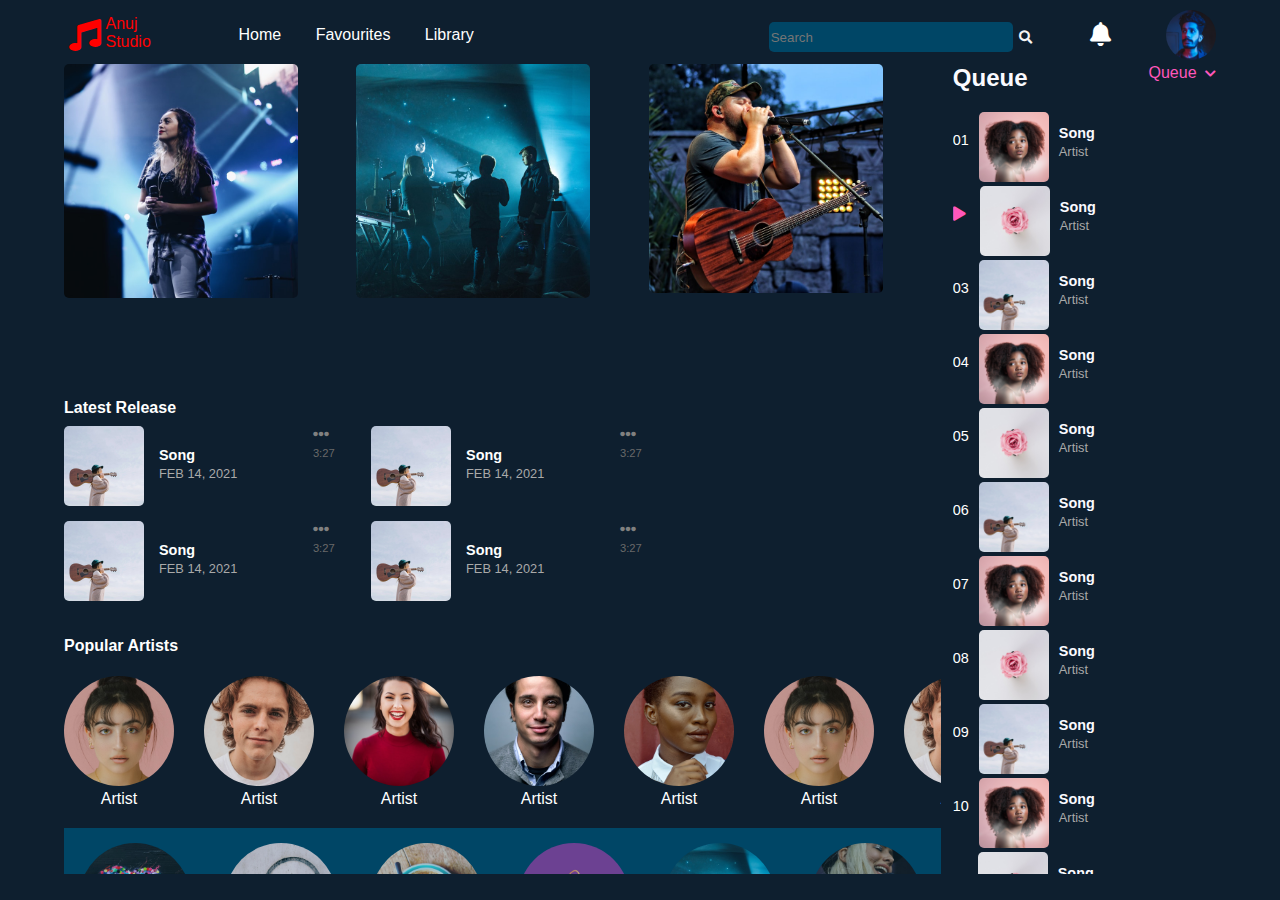
<file: index.html>
<!DOCTYPE html>
<html>
<head>
	<meta charset="utf-8">
	<title>Anuj Studio: Home</title>

	<link rel="stylesheet" href="https://cdnjs.cloudflare.com/ajax/libs/font-awesome/5.15.3/css/all.min.css">

	<link rel="stylesheet" type="text/css" href="assets/style.css">
</head>
<body>

<header>
<div class="header-container">

<div class="logo">
	<i class="fas fa-music fa-2x in-block"></i>
	<a class="in-block">Anuj <br> Studio</a>
</div>

<nav>
	<ul class="horizontal-list font-all">
		<li><a id="home" href="#">Home</a></li>
		<li><a id="favourites" href="#">Favourites</a></li>
		<li><a id="library" href="#">Library</a></li>
	</ul>
</nav>

<div class="search-bar">
	<form class="search-bar-form">
		<input class="search-bar-input" type="text" name="search" placeholder="Search">
		<button type="submit"><i class="fas fa-search"></i></button>
	</form>
</div>

<div class="notification">
	<i class="fas fa-bell bell-noti"></i>
</div>

<div class="profile-image">
	<a href=""><img id="profile-photo" src="assets/profile.jpg"></a>
</div>

</div>
</header>

<div class="main-section">

	<!-- Carousel --------------- -->
	
	<section class="explore-section remove-scrollbar">

		<!-- <div class="carausel-top"> -->
			<div class="carousel-div">
			<ul class="carousel-top">
				<li><a href=""><img id=img-1 src="assets/img-1.jpg"></a></li>
				<li><a href=""><img id="img-2" src="assets/img-2.jpg"></a></li>
				<li><a href=""><img id="img-3" src="assets/img-4.jpg"></a></li>
			</ul>
			</div>


		<!-- Latest Release --------------- -->

		<div class="latest-release">
			<div> <h4 class="font-all">Latest Release</h4></div>

			<div class="latest-release-container">

			<div class="album-artist">
				<div class="album-div">
					<a href="#music-player-fixed"><img class="album-img" src="assets/album.jpg"></a>
					<div class="play-button"><a href="#music-player-fixed"><i class="far fa-play-circle"></i></a></div>

					<div class="pause-button"><i class="far fa-pause-circle"></i></div>

				</div>
				
				<div class="album-text">
					<span class="song-name">Song</span> <br>
					<span class="song-date">FEB 14, 2021</span>
				</div>

				<div>
					<div><a href="#song-menu"><i class="fas fa-ellipsis-h"></i></a></div>
					<div class="song-duration">3:27</div>
				</div>

				<a href="#"><div id="song-menu">
					
					<div> <i class="fas fa-play"></i> Play Now</div>

					<div class="divider"></div>

					<div> <i class="fas fa-plus"></i> Add To Queue</div>

					<div class="divider"></div>

					<div> <i class="fas fa-bars"></i>Add To Favourites</div>

					<div class="divider"></div>

					<div> <i class="fas fa-info-circle"></i>Get Info</div>

				</div></a>

			</div>


			<!-- Duplicates -->


			<div class="album-artist">
				<div class="album-div">
					<a href="#music-player-fixed"><img class="album-img" src="assets/album.jpg"></a>
					<div class="play-button"><a href="#music-player-fixed"><i class="far fa-play-circle"></i></a></div>

					<div class="pause-button"><i class="far fa-pause-circle"></i></div>

				</div>
				
				<div class="album-text">
					<span class="song-name">Song</span> <br>
					<span class="song-date">FEB 14, 2021</span>
				</div>

				<div>
					<div><a href="#song-menu2"><i class="fas fa-ellipsis-h"></i></a></div>
					<div class="song-duration">3:27</div>
				</div>

				<a href="#"><div id="song-menu2">
					<div> <i class="fas fa-play"></i>Play Now</div>

					<div class="divider"></div>

					<div> <i class="fas fa-plus"></i>Add To Queue</div>

					<div class="divider"></div>

					<div> <i class="fas fa-bars"></i>Add To Favourites</div>

					<div class="divider"></div>

					<div> <i class="fas fa-info-circle"></i>Get Info</div>
				</div></a>

			</div>

			<div class="album-artist">
				<div class="album-div">
					<a href="#music-player-fixed"><img class="album-img" src="assets/album.jpg"></a>
					<div class="play-button"><a href="#music-player-fixed"><i class="far fa-play-circle"></i></a></div>

					<div class="pause-button"><i class="far fa-pause-circle"></i></div>

				</div>
				
				<div class="album-text">
					<span class="song-name">Song</span> <br>
					<span class="song-date">FEB 14, 2021</span>
				</div>

				<div>
					<div><a href="#song-menu3"><i class="fas fa-ellipsis-h"></i></a></div>
					<div class="song-duration">3:27</div>
				</div>

				<a href="#"><div id="song-menu3">
					<div> <i class="fas fa-play"></i>Play Now</div>

					<div class="divider"></div>

					<div> <i class="fas fa-plus"></i>Add To Queue</div>

					<div class="divider"></div>

					<div> <i class="fas fa-bars"></i>Add To Favourites</div>

					<div class="divider"></div>

					<div> <i class="fas fa-info-circle"></i>Get Info</div>
				</div></a>

			</div>

			<div class="album-artist">
				<div class="album-div">
					<a href="#music-player-fixed"><img class="album-img" src="assets/album.jpg"></a>
					<div class="play-button"><a href="#music-player-fixed"><i class="far fa-play-circle"></i></a></div>

					<div class="pause-button"><i class="far fa-pause-circle"></i></div>

				</div>
				
				<div class="album-text">
					<span class="song-name">Song</span> <br>
					<span class="song-date">FEB 14, 2021</span>
				</div>

				<div>
					<div><a href="#song-menu4"><i class="fas fa-ellipsis-h"></i></a></div>
					<div class="song-duration">3:27</div>
				</div>

				<a href="#"><div id="song-menu4">
					<div> <i class="fas fa-play"></i>Play Now</div>

					<div class="divider"></div>

					<div> <i class="fas fa-plus"></i>Add To Queue</div>

					<div class="divider"></div>

					<div> <i class="fas fa-bars"></i>Add To Favourites</div>

					<div class="divider"></div>

					<div> <i class="fas fa-info-circle"></i>Get Info</div>
				</div></a>

			</div>

			</div>

		</div>


		<!-- Popular Artists --------------- -->

		<div class="popular-artists">
			<div> <h4 class="font-all">Popular Artists</h4></div>

			<div class="popular-artists-div remove-scrollbar">
				<div class="pop-artist-contrainer">
					<a href="playlist.html"><img src="assets/img-5.jpg"></a>
					<div>
						<span>Artist</span>
					</div>
				</div>

				<div class="pop-artist-contrainer">
					<a href="playlist.html"><img src="assets/img-6.jpg"></a>
					<div>
						<span>Artist</span>
					</div>
				</div>

				<div class="pop-artist-contrainer">
					<a href="playlist.html"><img src="assets/img-7.jpg"></a>
					<div>
						<span>Artist</span>
					</div>
				</div>

				<div class="pop-artist-contrainer">
					<a href="playlist.html"><img src="assets/img-8.jpg"></a>
					<div>
						<span>Artist</span>
					</div>
				</div>

				<div class="pop-artist-contrainer">
					<a href="playlist.html"><img src="assets/img-9.jpg"></a>
					<div>
						<span>Artist</span>
					</div>
				</div>

				<div class="pop-artist-contrainer">
					<a href="playlist.html"><img src="assets/img-5.jpg"></a>
					<div>
						<span>Artist</span>
					</div>
				</div>

				<div class="pop-artist-contrainer">
					<a href="playlist.html"><img src="assets/img-6.jpg"></a>
					<div>
						<span>Artist</span>
					</div>
				</div>
			
			</div>
		</div>


		<!-- Stations --------------- -->

		<div class="stations remove-scrollbar">
			<div class="stations-container">
				<img src="assets/love.jpg">
				<div class="text-center-image"><p>Love</p></div>
			</div>

			<div class="stations-container">
				<img src="assets/retro.jpg">
				<div class="text-center-image"><p>Retro</p></div>
			</div>

			<div class="stations-container">
				<img src="assets/chill.jpg">
				<div class="text-center-image"><p>Chill</p></div>
			</div>

			<div class="stations-container">
				<img src="assets/workout.jpg">
				<div class="text-center-image"><p>Workout</p></div>
			</div>

			<div class="stations-container">
				<img src="assets/img-2.jpg">
				<div class="text-center-image"><p>Rock</p></div>
			</div>

			<div class="stations-container">
				<img src="assets/pop.jpg">
				<div class="text-center-image"><p>Pop</p></div>
			</div>
		</div>


		<!-- Genre --------------- -->

		<div class="genre">
			<div class="genre-container">
				<img src="assets/electronic.jpg">
				<div><p>Party</p></div>
			</div>

			<div class="genre-container">
				<img src="assets/roadtrip.jpg">
				<div><p>Electronic</p></div>
			</div>

			<div class="genre-container">
				<img class="genre-last" src="assets/party.jpg">
				<div><p>Road Trip</p></div>
			</div>
		</div>


		<!-- English Songs -->

		<div class="english-songs">
			<div> <h4 class="font-all">Latest English</h4></div>

			<div class="english-songs-div remove-scrollbar">
				<div class="pop-artist-contrainer">
					<img src="assets/girl.jpg">
					<div>
						<span class="song-name">Song</span> <br>
						<span class="song-date">FEB 14, 2021</span>
					</div>
				</div>

				<div class="pop-artist-contrainer">
					<img src="assets/flower.jpg">
					<div>
						<span class="song-name">Song</span> <br>
						<span class="song-date">FEB 14, 2021</span>
					</div>
				</div>

				<div class="pop-artist-contrainer">
					<img src="assets/album.jpg">
					<div>
						<span class="song-name">Song</span> <br>
						<span class="song-date">FEB 14, 2021</span>
					</div>
				</div>

				<div class="pop-artist-contrainer">
					<img src="assets/girl.jpg">
					<div>
						<span class="song-name">Song</span> <br>
						<span class="song-date">FEB 14, 2021</span>
					</div>
				</div>

				<div class="pop-artist-contrainer">
					<img src="assets/flower.jpg">
					<div>
						<span class="song-name">Song</span> <br>
						<span class="song-date">FEB 14, 2021</span>
					</div>
				</div>

				<div class="pop-artist-contrainer">
					<img src="assets/album.jpg">
					<div>
						<span class="song-name">Song</span> <br>
						<span class="song-date">FEB 14, 2021</span>
					</div>
				</div>

				<div class="pop-artist-contrainer">
					<img src="assets/girl.jpg">
					<div>
						<span class="song-name">Song</span> <br>
						<span class="song-date">FEB 14, 2021</span>
					</div>
				</div>

			</div>


		<!-- Hindi Songs -->

		<div class="english-songs">
			<div> <h4 class="font-all">Latest Hindi</h4></div>

			<div class="english-songs-div remove-scrollbar">
				<div class="pop-artist-contrainer">
					<img src="assets/girl.jpg">
					<div>
						<span class="song-name">Song</span> <br>
						<span class="song-date">FEB 14, 2021</span>
					</div>
				</div>

				<div class="pop-artist-contrainer">
					<img src="assets/flower.jpg">
					<div>
						<span class="song-name">Song</span> <br>
						<span class="song-date">FEB 14, 2021</span>
					</div>
				</div>

				<div class="pop-artist-contrainer">
					<img src="assets/album.jpg">
					<div>
						<span class="song-name">Song</span> <br>
						<span class="song-date">FEB 14, 2021</span>
					</div>
				</div>

				<div class="pop-artist-contrainer">
					<img src="assets/girl.jpg">
					<div>
						<span class="song-name">Song</span> <br>
						<span class="song-date">FEB 14, 2021</span>
					</div>
				</div>

				<div class="pop-artist-contrainer">
					<img src="assets/flower.jpg">
					<div>
						<span class="song-name">Song</span> <br>
						<span class="song-date">FEB 14, 2021</span>
					</div>
				</div>

				<div class="pop-artist-contrainer">
					<img src="assets/album.jpg">
					<div>
						<span class="song-name">Song</span> <br>
						<span class="song-date">FEB 14, 2021</span>
					</div>
				</div>

				<div class="pop-artist-contrainer">
					<img src="assets/girl.jpg">
					<div>
						<span class="song-name">Song</span> <br>
						<span class="song-date">FEB 14, 2021</span>
					</div>
				</div>

			</div>

	</section>


	<!-- Queue --------------- -->

	<section class="queue-section remove-scrollbar">
	
		<div class="queue-section-container">
			
		<div class="queue-heading">
			<div><h2>Queue</h2></div>
			<div class="queue-dropdown">
				<a href="#queue-menu">Queue <span><i class="fas fa-chevron-down"></i></span></a>
				
			</div>
		</div>

		<div id="queue-menu">
			<div><a href="#">Playlists</a></div>
			<div class="divider"></div>
			<div><a href="#">Favourite Songs</a></div>
		</div>

		<div class="album-artist2">
				<div class="queue-div"><span>01</span></div>

				<div><a href=""><img src="assets/girl.jpg"></a></div>
				
				<div class="queue-container">
				<div class="album-text2">
					<span class="song-name">Song</span> <br>
					<span class="song-date">Artist</span>
				</div>

				<div>
					<div class="fav-icon"><i class="far fa-heart"></i></div>
				</div>
				</div>
			</div>

			<div class="album-artist2">
				<div class="queue-div"><i class="fas fa-play"></i></div>

				<div><a href=""><img src="assets/flower.jpg"></a></div>
				
				<div class="queue-container">
				<div class="album-text2">
					<span class="song-name">Song</span> <br>
					<span class="song-date">Artist</span>
				</div>

				<div>
					<div class="fav-icon"><i class="far fa-heart"></i></div>
				</div>
				</div>
			</div>

			<div class="album-artist2">
				<div class="queue-div"><span>03</span></div>

				<div><a href=""><img src="assets/album.jpg"></a></div>
				
				<div class="queue-container">
				<div class="album-text2">
					<span class="song-name">Song</span> <br>
					<span class="song-date">Artist</span>
				</div>

				<div>
					<div class="fav-icon"><i class="fas fa-heart"></i></i></div>
				</div>
				</div>
			</div>

			<div class="album-artist2">
				<div class="queue-div"><span>04</span></div>

				<div><a href=""><img src="assets/girl.jpg"></a></div>
				
				<div class="queue-container">
				<div class="album-text2">
					<span class="song-name">Song</span> <br>
					<span class="song-date">Artist</span>
				</div>

				<div>
					<div class="fav-icon"><i class="far fa-heart"></i></div>
				</div>
				</div>
			</div>

			<div class="album-artist2">
				<div class="queue-div"><span>05</span></div>

				<div><a href=""><img src="assets/flower.jpg"></a></div>
				
				<div class="queue-container">
				<div class="album-text2">
					<span class="song-name">Song</span> <br>
					<span class="song-date">Artist</span>
				</div>

				<div>
					<div class="fav-icon"><i class="fas fa-heart"></i></div>
				</div>
				</div>
			</div>

			<div class="album-artist2">
				<div class="queue-div"><span>06</span></div>

				<div><a href=""><img src="assets/album.jpg"></a></div>
				
				<div class="queue-container">
				<div class="album-text2">
					<span class="song-name">Song</span> <br>
					<span class="song-date">Artist</span>
				</div>

				<div>
					<div class="fav-icon"><i class="far fa-heart"></i></div>
				</div>
				</div>
			</div>

			<div class="album-artist2">
				<div class="queue-div"><span>07</span></div>

				<div><a href=""><img src="assets/girl.jpg"></a></div>
				
				<div class="queue-container">
				<div class="album-text2">
					<span class="song-name">Song</span> <br>
					<span class="song-date">Artist</span>
				</div>

				<div>
					<div class="fav-icon"><i class="far fa-heart"></i></div>
				</div>
				</div>
			</div>

			<div class="album-artist2">
				<div class="queue-div"><span>08</span></div>

				<div><a href=""><img src="assets/flower.jpg"></a></div>
				
				<div class="queue-container">
				<div class="album-text2">
					<span class="song-name">Song</span> <br>
					<span class="song-date">Artist</span>
				</div>

				<div>
					<div class="fav-icon"><i class="far fa-heart"></i></div>
				</div>
				</div>
			</div>

			<div class="album-artist2">
				<div class="queue-div"><span>09</span></div>

				<div><a href=""><img src="assets/album.jpg"></a></div>
				
				<div class="queue-container">
				<div class="album-text2">
					<span class="song-name">Song</span> <br>
					<span class="song-date">Artist</span>
				</div>

				<div>
					<div class="fav-icon"><i class="far fa-heart"></i></div>
				</div>
				</div>
			</div>

			<div class="album-artist2">
				<div class="queue-div"><span>10</span></div>

				<div><a href=""><img src="assets/girl.jpg"></a></div>
				
				<div class="queue-container">
				<div class="album-text2">
					<span class="song-name">Song</span> <br>
					<span class="song-date">Artist</span>
				</div>

				<div>
					<div class="fav-icon"><i class="far fa-heart"></i></div>
				</div>
				</div>
			</div>

			<div class="album-artist2">
				<div class="queue-div"><span>11</span></div>

				<div><a href=""><img src="assets/flower.jpg"></a></div>
				
				<div class="queue-container">
				<div class="album-text2">
					<span class="song-name">Song</span> <br>
					<span class="song-date">Artist</span>
				</div>

				<div>
					<div class="fav-icon"><i class="far fa-heart"></i></div>
				</div>
				</div>
			</div>

			<div class="album-artist2">
				<div class="queue-div"><span>12</span></div>

				<div><a href=""><img src="assets/album.jpg"></a></div>
				
				<div class="queue-container">
				<div class="album-text2">
					<span class="song-name">Song</span> <br>
					<span class="song-date">Artist</span>
				</div>

				<div>
					<div class="fav-icon"><i class="far fa-heart"></i></div>
				</div>
				</div>
			</div>

			<div class="album-artist2">
				<div class="queue-div"><span>13</span></div>

				<div><a href=""><img src="assets/girl.jpg"></a></div>
				
				<div class="queue-container">
				<div class="album-text2">
					<span class="song-name">Song</span> <br>
					<span class="song-date">Artist</span>
				</div>

				<div>
					<div class="fav-icon"><i class="far fa-heart"></i></div>
				</div>
				</div>
			</div>

			<div class="album-artist2">
				<div class="queue-div"><span>14</span></div>

				<div><a href=""><img src="assets/flower.jpg"></a></div>
				
				<div class="queue-container">
				<div class="album-text2">
					<span class="song-name">Song</span> <br>
					<span class="song-date">Artist</span>
				</div>

				<div>
					<div class="fav-icon"><i class="far fa-heart"></i></div>
				</div>
				</div>
			</div>

			<div class="album-artist2">
				<div class="queue-div"><span>15</span></div>

				<div><a href=""><img src="assets/album.jpg"></a></div>
				
				<div class="queue-container">
				<div class="album-text2">
					<span class="song-name">Song</span> <br>
					<span class="song-date">Artist</span>
				</div>

				<div>
					<div class="fav-icon"><i class="far fa-heart"></i></div>
				</div>
				</div>
			</div>

		</div>

	</section>
</div>


<!-- Music Player --------------- -->

	<section id="music-player-fixed" class="music-player">

<!-- Left Panel (Album cover, name, singer) -->

		<div class="album-artist2">
				<div><a href=""><img class="music-player-img" src="assets/album.jpg"></a></div>				
				<div class="queue-container">
				<div class="album-text2">
					<span class="song-name">Song Name</span> <br>
					<span class="song-date">Artist</span>
				</div>
					<div class="fav-icon"><i class="far fa-heart"></i></div>
				</div>
		</div>

<!-- Media Control (Buttons and Progress Bar) -->

		<div class="media-control">
			<div class="media-buttons">
				<div><i class="fas fa-random"></i></div>
				<div><i class="fas fa-step-backward"></i></div>
				<div><i class="far fa-pause-circle"></i></div>
				<div><i class="fas fa-step-forward"></i></div>
				<div><i class="fas fa-redo"></i></div>
			</div>

			<div class="media-progress">
				<div><span>1:34</span></div>

				<div><progress value="34" max="100"></div>

				<div><span>3:37</span></div>
			</div>
		</div>

<!-- Misc and Volume Control -->

		<div class="misc-volume">
			<div><i class="fas fa-bars"></i></div>
			<div><i class="fas fa-desktop"></i></div>
			<div><i class="fas fa-volume-down"></i></div>
			<div class="misc-volume-bar"><progress value="30" max="100"></div>
			<div><i class="fas fa-expand-alt"></i></div>

		</div>

	</section>

</body>
</html>
</file>
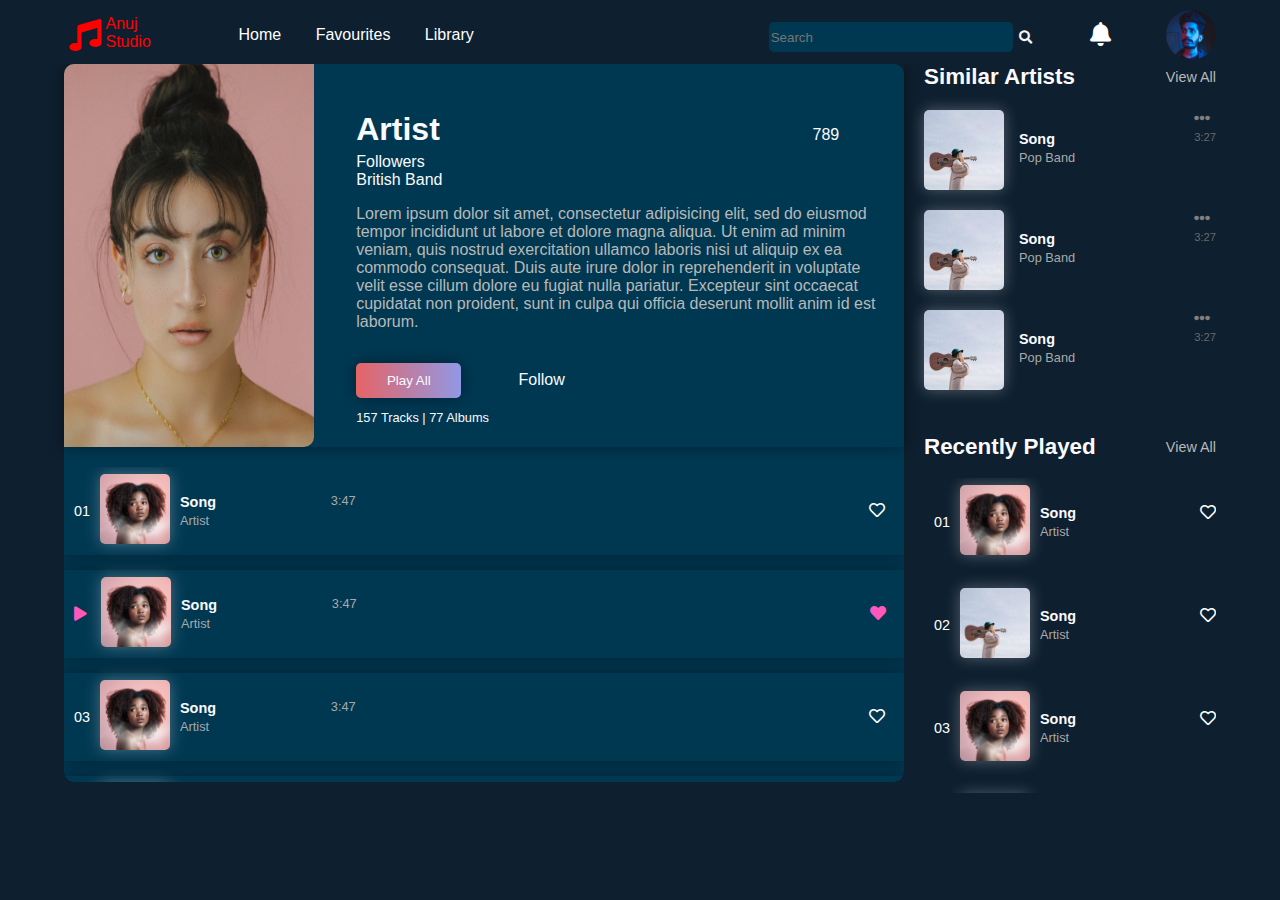
<file: playlist.html>
<!DOCTYPE html>
<html>
<head>
	<meta charset="utf-8">
	<title>Anuj Studio: Playlist</title>

	<link rel="stylesheet" href="https://cdnjs.cloudflare.com/ajax/libs/font-awesome/5.15.3/css/all.min.css">

	<link rel="stylesheet" type="text/css" href="assets/playlist-style.css">
</head>
<body>

<header>
<div class="header-container">

<div class="logo">
	<i class="fas fa-music fa-2x in-block"></i>
	<a class="in-block">Anuj <br> Studio</a>
</div>

<nav>
	<ul class="horizontal-list font-all">
		<li><a id="home" href="index.html">Home</a></li>
		<li><a id="favourites" href="#">Favourites</a></li>
		<li><a id="library" href="#">Library</a></li>
	</ul>
</nav>

<div class="search-bar">
	<form class="search-bar-form">
		<input class="search-bar-input" type="text" name="search" placeholder="Search">
		<button type="submit"><i class="fas fa-search"></i></button>
	</form>
</div>

<div class="notification">
	<i class="fas fa-bell bell-noti"></i>
</div>

<div class="profile-image">
	<a href="#"><img id="profile-photo" src="assets/profile.jpg"></a>
</div>
</div>
</header>


<!-- Main Section -->

<div class="main-section">
	
	<section class="playlist">
		
		<div class="banner box-shadow-all">
			<img class="banner-img" src="assets/img-5.jpg">

			<div class="banner-text">
				<div>
					<h1>Artist</h1>

					<span>789 Followers</span>

				</div>
				<div><span>British Band</span></div>
				
				<div><p>Lorem ipsum dolor sit amet, consectetur adipisicing elit, sed do eiusmod
				tempor incididunt ut labore et dolore magna aliqua. Ut enim ad minim veniam,
				quis nostrud exercitation ullamco laboris nisi ut aliquip ex ea commodo
				consequat. Duis aute irure dolor in reprehenderit in voluptate velit esse
				cillum dolore eu fugiat nulla pariatur. Excepteur sint occaecat cupidatat non
				proident, sunt in culpa qui officia deserunt mollit anim id est laborum.</p></div>

				<div class="play-all">
					<a href="#music-player-fixed"><button class="play-all-button box-shadow-all">Play All</button></a>

					<a href="#">Follow</a>
				</div>

				<div><span class="tracks">157 Tracks | 77 Albums</span></div>

			</div>
		</div>

		<section class="playlist-section remove-scrollbar">
			<div class="album-artist2 box-shadow-all">
				<div class="queue-div"><span>01</span></div>

				<div><a href="#music-player-fixed"><img class="outer-glow" src="assets/girl.jpg"></a></div>
				
				<div class="queue-container">
				<div class="album-text2">
					<span class="song-name">Song</span> <br>
					<span class="song-date">Artist</span>
				</div>

				<span class="duration">3:47</span>

				</div>

				<div class="fav-icon"><i class="far fa-heart"></i></div>
				<div><i class="fas fa-plus"></i></div>
			</div>


			<!-- Duplicates --------------- -->

			<div class="album-artist2 box-shadow-all">
				<div class="queue-div"><i class="fas fa-play"></i></div>

				<div><a href="#music-player-fixed"><img class="outer-glow" src="assets/girl.jpg"></a></div>
				
				<div class="queue-container">
				<div class="album-text2">
					<span class="song-name">Song</span> <br>
					<span class="song-date">Artist</span>
				</div>

				<span class="duration">3:47</span>

				</div>

				<div class="fav-icon"><i class="fas fa-heart"></i></div>
				<div><i class="fas fa-plus"></i></div>
			</div>

			<div class="album-artist2 box-shadow-all">
				<div class="queue-div"><span>03</span></div>

				<div><a href="#music-player-fixed"><img class="outer-glow" src="assets/girl.jpg"></a></div>
				
				<div class="queue-container">
				<div class="album-text2">
					<span class="song-name">Song</span> <br>
					<span class="song-date">Artist</span>
				</div>

				<span class="duration">3:47</span>

				</div>

				<div class="fav-icon"><i class="far fa-heart"></i></div>
				<div><i class="fas fa-plus"></i></div>
			</div>

			<div class="album-artist2 box-shadow-all">
				<div class="queue-div"><span>04</span></div>

				<div><a href="#music-player-fixed"><img class="outer-glow" src="assets/girl.jpg"></a></div>
				
				<div class="queue-container">
				<div class="album-text2">
					<span class="song-name">Song</span> <br>
					<span class="song-date">Artist</span>
				</div>

				<span class="duration">3:47</span>

				</div>

				<div class="fav-icon"><i class="fas fa-heart"></i></div>
				<div><i class="fas fa-plus"></i></div>
			</div>

			<div class="album-artist2 box-shadow-all">
				<div class="queue-div"><span>05</span></div>

				<div><a href="#music-player-fixed"><img class="outer-glow" src="assets/girl.jpg"></a></div>
				
				<div class="queue-container">
				<div class="album-text2">
					<span class="song-name">Song</span> <br>
					<span class="song-date">Artist</span>
				</div>

				<span class="duration">3:47</span>

				</div>

				<div class="fav-icon"><i class="far fa-heart"></i></div>
				<div><i class="fas fa-plus"></i></div>
			</div>

			<div class="album-artist2 box-shadow-all">
				<div class="queue-div"><span>06</span></div>

				<div><a href="#music-player-fixed"><img class="outer-glow" src="assets/girl.jpg"></a></div>
				
				<div class="queue-container">
				<div class="album-text2">
					<span class="song-name">Song</span> <br>
					<span class="song-date">Artist</span>
				</div>

				<span class="duration">3:47</span>

				</div>

				<div class="fav-icon"><i class="far fa-heart"></i></div>
				<div><i class="fas fa-plus"></i></div>
			</div>

			<div class="album-artist2 box-shadow-all">
				<div class="queue-div"><span>07</span></div>

				<div><a href="#music-player-fixed"><img class="outer-glow" src="assets/girl.jpg"></a></div>
				
				<div class="queue-container">
				<div class="album-text2">
					<span class="song-name">Song</span> <br>
					<span class="song-date">Artist</span>
				</div>

				<span class="duration">3:47</span>

				</div>

				<div class="fav-icon"><i class="fas fa-heart"></i></div>
				<div><i class="fas fa-plus"></i></div>
			</div>

			<div class="album-artist2 box-shadow-all">
				<div class="queue-div"><span>08</span></div>

				<div><a href="#music-player-fixed"><img class="outer-glow" src="assets/girl.jpg"></a></div>
				
				<div class="queue-container">
				<div class="album-text2">
					<span class="song-name">Song</span> <br>
					<span class="song-date">Artist</span>
				</div>

				<span class="duration">3:47</span>

				</div>

				<div class="fav-icon"><i class="far fa-heart"></i></div>
				<div><i class="fas fa-plus"></i></div>
			</div>
		</section>

	</section>


<!-- Aside Panel --------------- -->

	<aside class="aside-panel">

		<!-- Similar Artists -->

		<section class="similar-artist">
			<div class="similar-artist-heading">
			
				<div><h2>Similar Artists</h2></div>
				
				<div class="view-all">
					<a href="">View All</a>	
				</div>
			</div>

			<div class="album-artist">
				<div class="album-div">
					<a href="#music-player-fixed"><img class="album-img outer-glow" src="assets/album.jpg"></a>

				</div>
				
				<div class="album-text">
					<span class="song-name">Song</span> <br>
					<span class="song-date">Pop Band</span>
				</div>

				<div>
					<div><a href=""><i class="fas fa-ellipsis-h"></i></a></div>
					<div class="song-duration">3:27</div>
				</div>
			</div>


			<!-- Duplicates -->

			<div class="album-artist">
				<div class="album-div">
					<a href="#music-player-fixed"><img class="album-img outer-glow" src="assets/album.jpg"></a>

				</div>
				
				<div class="album-text">
					<span class="song-name">Song</span> <br>
					<span class="song-date">Pop Band</span>
				</div>

				<div>
					<div><a href=""><i class="fas fa-ellipsis-h"></i></a></div>
					<div class="song-duration">3:27</div>
				</div>
			</div>

			<div class="album-artist">
				<div class="album-div">
					<a href="#music-player-fixed"><img class="album-img outer-glow" src="assets/album.jpg"></a>

				</div>
				
				<div class="album-text">
					<span class="song-name">Song</span> <br>
					<span class="song-date">Pop Band</span>
				</div>

				<div>
					<div><a href=""><i class="fas fa-ellipsis-h"></i></a></div>
					<div class="song-duration">3:27</div>
				</div>
			</div>

		</section>


		<!-- Recently Played ------------ -->

		<section class="recently-played">
			<div class="recently-played-heading">
			
				<div><h2>Recently Played</h2></div>
				
				<div class="view-all">
					<a href="">View All</a>	
				</div>
			</div>

			<div class="recent-list remove-scrollbar">
			<div class="album-artist2">
				<div class="queue-div"><span>01</span></div>

				<div><a href="#music-player-fixed"><img class="outer-glow" src="assets/girl.jpg"></a>
				</div>
				
				<div class="queue-container">
				<div class="album-text2">
					<span class="song-name">Song</span> <br>
					<span class="song-date">Artist</span>
				</div>

				<div class="fav-icon"><i class="far fa-heart"></i></div>
				</div>
			</div>


			<!-- Duplicates -->

			<div class="album-artist2">
				<div class="queue-div"><span>02</span></div>

				<div><a href="#music-player-fixed"><img class="outer-glow" src="assets/album.jpg"></a>
				</div>
				
				<div class="queue-container">
				<div class="album-text2">
					<span class="song-name">Song</span> <br>
					<span class="song-date">Artist</span>
				</div>

				<div class="fav-icon"><i class="far fa-heart"></i></div>
				</div>
			</div>

			<div class="album-artist2">
				<div class="queue-div"><span>03</span></div>

				<div><a href="#music-player-fixed"><img class="outer-glow" src="assets/girl.jpg"></a>
				</div>
				
				<div class="queue-container">
				<div class="album-text2">
					<span class="song-name">Song</span> <br>
					<span class="song-date">Artist</span>
				</div>

				<div class="fav-icon"><i class="far fa-heart"></i></div>
				</div>
			</div>

			<div class="album-artist2">
				<div class="queue-div"><span>04</span></div>

				<div><a href="#music-player-fixed"><img class="outer-glow" src="assets/album.jpg"></a>
				</div>
				
				<div class="queue-container">
				<div class="album-text2">
					<span class="song-name">Song</span> <br>
					<span class="song-date">Artist</span>
				</div>

				<div class="fav-icon"><i class="far fa-heart"></i></div>
				</div>
			</div>

			<div class="album-artist2">
				<div class="queue-div"><span>05</span></div>

				<div><a href="#music-player-fixed"><img class="outer-glow" src="assets/girl.jpg"></a>
				</div>
				
				<div class="queue-container">
				<div class="album-text2">
					<span class="song-name">Song</span> <br>
					<span class="song-date">Artist</span>
				</div>

				<div class="fav-icon"><i class="far fa-heart"></i></div>
				</div>
			</div>

			<div class="album-artist2">
				<div class="queue-div"><span>06</span></div>

				<div><a href="#music-player-fixed"><img class="outer-glow" src="assets/girl.jpg"></a>
				</div>
				
				<div class="queue-container">
				<div class="album-text2">
					<span class="song-name">Song</span> <br>
					<span class="song-date">Artist</span>
				</div>

				<div class="fav-icon"><i class="far fa-heart"></i></div>
				</div>
			</div>

			<div class="album-artist2">
				<div class="queue-div"><span>07</span></div>

				<div><a href="#music-player-fixed"><img class="outer-glow" src="assets/girl.jpg"></a>
				</div>
				
				<div class="queue-container">
				<div class="album-text2">
					<span class="song-name">Song</span> <br>
					<span class="song-date">Artist</span>
				</div>

				<div class="fav-icon"><i class="far fa-heart"></i></div>
				</div>
			</div>

			<div class="album-artist2">
				<div class="queue-div"><span>01</span></div>

				<div><a href="#music-player-fixed"><img class="outer-glow" src="assets/girl.jpg"></a>
				</div>
				
				<div class="queue-container">
				<div class="album-text2">
					<span class="song-name">Song</span> <br>
					<span class="song-date">Artist</span>
				</div>

				<div class="fav-icon"><i class="far fa-heart"></i></div>
				</div>
			</div>

			</div>
		</section>

	</aside>

</div>

<!-- Music Player --------------- -->

	<section id="music-player-fixed" class="music-player">

<!-- Left Panel (Album cover, name, singer) -->

		<div class="album-artist2">
				<div><a href=""><img class="music-player-img" src="assets/album.jpg"></a></div>				
				<div class="queue-container">
				<div class="album-text2">
					<span class="song-name">Song Name</span> <br>
					<span class="song-date">Artist</span>
				</div>
					<div class="fav-icon"><i class="far fa-heart"></i></div>
				</div>
		</div>

<!-- Media Control (Buttons and Progress Bar) -->

		<div class="media-control">
			<div class="media-buttons">
				<div><i class="fas fa-random"></i></div>
				<div><i class="fas fa-step-backward"></i></div>
				<div><i class="far fa-pause-circle"></i></div>
				<div><i class="fas fa-step-forward"></i></div>
				<div><i class="fas fa-redo"></i></div>
			</div>

			<div class="media-progress">
				<div><span>1:34</span></div>

				<div><progress value="34" max="100"></div>

				<div><span>3:37</span></div>
			</div>
		</div>

<!-- Misc and Volume Control -->

		<div class="misc-volume">
			<div><i class="fas fa-bars"></i></div>
			<div><i class="fas fa-desktop"></i></div>
			<div><i class="fas fa-volume-down"></i></div>
			<div class="misc-volume-bar"><progress value="30" max="100"></div>
			<div><i class="fas fa-expand-alt"></i></div>

		</div>

	</section>

</body>
</html>
</file>
<file: assets/style.css>
/* 

Color Scheme:

Primary: Dark Blue, #0e1f2fff
Secondary: Light Blue, #004666ff
Secondary2: Jet: #333333ff
Accent: Hot Pink, #ff57bbff
Primary Font Color: Ghost White, #fafaffff
Seoncdary Font Color: Gray x11 Gray, #b8b8b8ff

*/

body {
	font-family: sans-serif;
	background-color: #0e1f2fff;
	margin: 0px;
}

img {
	border-radius: 5px;
}

.center-text {
	text-align: center;
	font-family: sans-serif;
}


/* Header --------------- */

header {
	position: fixed;
	background-color: #0e1f2fff;
	padding-bottom: 10px;
	width: 100%;
	height: 54px;
	z-index: 1;
}

.header-container {
	display: flex;
	column-gap: 3%;
	/*border-width: thin;*/
	margin: 10px 5% 0px 5%;
}

.logo {
	color: white;
	margin: 5px;
	min-width: 90px;
}

.logo i {
	color: red;
}

.logo a {
	display: inline-block;
	color: red;
}

.font-all {
	font-family: sans-serif;
}

.horizontal-list {
	white-space: nowrap;
	list-style: none;
	color: white;
}

.horizontal-list li {
	display: inline-block;
	margin-right: 30px;
}

.horizontal-list a {
	text-decoration: none;
	color: white;
}


.search-bar {
	display: block;
	align-self: center;
	margin-left: 20%;
	width: 30%;
}

.search-bar-form {
	height: 30px;
}

.search-bar-input {
	display: inline-block;
	width: 90%;
	height: 28px;
	border-radius: 5px;
	float: left;
	background-color: #004666ff;
	border: none;
}

.search-bar-form button{
	display: inline-block;
	position: absolute;
	background-color: transparent;
	border: none;
	color: whitesmoke;
	margin-top: 7px;
}

.bell-noti {
	color: white;
	margin-top: 12px;
	margin-left: 20px;
	margin-right: 20px;
	font-size: 1.5em;
}

#profile-photo {
	object-fit: cover;
	width: 50px;
	height: 50px;
	border-radius: 50%;
}


/* Carousel -------------- */

.main-section {
	display: flex;
	position: absolute;
	width: 90%;
	margin: 5% 5% 0px 5%;
}

.carousel-div {
	height: 300px;
}

.explore-section {
	overflow-y: scroll;
	overflow-x: hidden;
	flex: 10;
	height: 90vh;
}

.queue-section {
	overflow-y: scroll;
	overflow-x: hidden;
	flex: 3;
	height: 90vh;
	margin-left: 1%;
}

/*Removing scrollbar but keeping fuctionality*/

.remove-scrollbar {
    -ms-overflow-style: none;  /* Internet Explorer 10+ */
    scrollbar-width: none;  /* Firefox */
}
.remove-scrollbar::-webkit-scrollbar { 
    display: none;  /* Safari and Chrome */
}

.carousel-top {
	display: flex;
	justify-content: space-between;
	margin: 0px;
	padding: 0px;
}

.carousel-top li {
	list-style: none;
}

#img-1 {
	width: 80%;
	transition: 0.5s;
}

#img-2 {
	width: 80%;
	transition: 0.5s;
}

#img-3 {
	width: 80%;
	transition: 0.5s;
}


#img-1:hover {
	width: 85%;
}

#img-2:hover {
	width: 85%;
}

#img-3:hover {
	width: 85%;
}


/* Latest Release --------------- */

.latest-release {
	margin-top: 4%;
	color: white;
}

.latest-release h4 {
	margin-bottom: 1%;
}

.latest-release-container {
	display: flex;
	flex-flow: wrap;
}

.album-artist {
	display: flex;
	width: 35%;
	margin-bottom: 15px;
}

.album-artist img {
	width: 80px;
	float: left;
}

.play-button {
	display: none;
	position: absolute;
	left: 20px;
	top: 20px;
	font-size: 2.4em;
}

.album-div:hover .album-img {
	opacity: 0.8;
}

.album-div:hover .play-button {
	display: block;
}

.play-button a {
	color: white;
}

.pause-button {
	display: none;
	position: absolute;
	left: 20px;
	top: 20px;
	
}

.pause-button i {
	font-size: 2.4em;
	color: white;
}


.album-div {
	position: relative;
}

.album-artist span {
	font-family: sans-serif;
	margin-left: 15px;
}

.song-name {
	font-size: 0.9em;
	font-weight: bold;
}

.song-date {
	font-size: 0.8em;
	color: darkgrey;
}

.album-text {
	margin-top: 20px;
	width: 55%;
}

.fa-ellipsis-h {
	font-size: 1em;
	margin-bottom: 5px;
	color: gray;
}

.song-duration {
	font-size: 0.7em;
	color: dimgrey;
}


/* Popular Artists --------------- */

.popular-artists {
	color: white;
}

.popular-artists-div {
	display: flex;
}

.popular-artists-div img {
	width: 110px;
	height: 110px;
	object-fit: cover;
	border-radius: 50%;
}

.popular-artists-div div {
	text-align: center;
	font-family: sans-serif;
}

.pop-artist-contrainer {
	margin-right: 30px;
}

.stations {
	display: flex;
	width: 100%;
	background-color: #004666ff;
	margin-top: 20px;
}

.stations img {
	width: 7em;
	height: 7em;
	object-fit: cover;
	border-radius: 50%;
	opacity: 0.8;
	margin: 15px 15px 15px 15px;
}

.stations-container {
	width: 20%;
	position: relative;
}

.text-center-image {
	position: absolute;
	left: 0;
	right: 0;
	top: 30%;
	width: 140px;
	text-align: center;
	color: white;
	font-family: sans-serif;
}


/* Genre --------------- */

.genre {
	display: flex;
	justify-content: space-between;
}

.genre-container {
	position: relative;
	margin-top: 15px;
	width: 337px;
	overflow: hidden;
}

.genre-container img {
	transition: 0.5s ease;
}

.genre-container:hover img {
	transform: scale(1.5);
}

.genre img {
	width: 337px;
	margin-right: 15px;
	opacity: 0.9;
}

.genre .genre-last {
	margin-right: 0px;
}

.genre-container div {
	position: absolute;
	left: 0;
	right: 0;
	top: 35%;
	width: 337px;
	text-align: center;
	color: white;
	font-family: sans-serif;
}



/* English and Hindi Songs --------------- */

.english-songs {
	color: white;
}

.english-songs-div {
	display: flex;
}

.english-songs-div img {
	width: 120px;
	height: 120px;
	object-fit: cover;
	border-radius: 5%;
}


/* Queue --------------- */

.queue-section h2{
	color: #fafaffff;
	margin-top: 0px;
}

.queue-section-container {
	display: flex;
	flex-direction: column;
}

.album-text2 {
	color: #fafaffff;
	margin-top: 7%;
	width: 160px;
}

.queue-dropdown a {
	color: #ff57bbff;
	text-decoration: none;
}

.queue {
	color: #fafaffff;
}

.queue-container {
	display: flex;
}

#queue-menu {
	display: flex;
	flex-direction: column;
	justify-content: space-around;
	position: fixed;
	width: 0px;
	height: 0px;
	overflow: hidden;
	background-color: #fafaffff;
	right: 75px;
	top: 105px;
	transition: all 0.3s ease-in-out;
	font-weight: bold;
	font-size: 0.9em;
}

#queue-menu a {
	text-decoration: none;
	color: black;
}

#queue-menu div:nth-child(odd) {
	margin-left: 20px;
}

#queue-menu div:nth-child(even) {
	margin-left: 5px;
}

.divider {
	width: 190px;
	height: 1px;
	background-color: #b8b8b8ff;
}

#queue-menu:target {
	width: 200px;
	height: 80px;
}

.album-artist2 {
	display: flex;
	width: 35%;
}

.album-artist2 img {
	width: 70px;
	margin-right: 10px;
}

.fa-heart {
	color: white;
}

.fav-icon {
	margin-top: 20px;
}

.queue-div {
	color: white;
	margin-top: 20px;
	margin-right: 10px;
	font-family: sans-serif;
	font-size: 0.9em;
}

.album-text2 .song-name {
	font-family: sans-serif;
}

.fa-play {
	color: #ff57bbff;
	margin-right: 4px;
}

.fav-icon .fas {
	color:#ff57bbff;
}

.queue-heading {
	display: flex;
	justify-content: space-between;
}

.queue-dropdown {
	color: #ff57bbff;
}

.fa-chevron-down {
	font-size: 12px;
	margin-left: 4px;
}

#home:hover, #favourites:hover, #library:hover {
	color: #ff57bbff;
}

/* Music Player ---------------*/

.music-player {
	display: flex;
	position: fixed;
	justify-content: space-between;
	bottom: 0;
	width: 0px;
	height: 0px;
	overflow: hidden;
	background-color: #333333ff;
}

.music-player .album-artist2 {
	width: 15%;
	margin: 5px 5% 5px 5%;
}

.music-player .album-text2 {
	width: 120px;
}

.music-player .fav-icon {
	margin-top: 10px;
}


/* Media Control (Buttons and Progress Bar) */

.media-control {
	display: flex;
	flex-direction: column;
	/*margin: 5px 5% 5px 5%;*/
	justify-content: center;
	align-items: center;
}

.media-buttons {
	display: flex;
	color: #b8b8b8ff;
	font-size: 1.2em;
	margin-top: 10px;
}

.media-buttons i {
	margin-right: 35px;
}

.media-buttons .fa-redo {
	margin: 0px;
}

.media-buttons .fa-pause-circle {
	margin-top: -5px;
	font-size: 1.5em;
}

.media-buttons i:hover {
	color: #fafaffff;
}

.fa-heart:hover {
	color: #ff57bbff;
}

.media-progress {
	display: flex;
}

.media-progress span {
	color: #fafaffff;
	font-size: 0.8em;
	margin: 0px 8px 0px 8px;
}

.media-progress progress {
	width: 400px;
	height: 10px;
}


/* Misc and Volume Control */

.misc-volume {
	display: flex;
	justify-content: center;
	align-items: center;
	margin: 5px 5% 5px 5%;
}

.misc-volume div {
	margin-left: 10px;
}

.misc-volume i {
	color: #b8b8b8ff;
	font-size: 1em;
	margin: 0px 8px 0px 8px;
}

.misc-volume i:hover {
	color: #fafaffff;
}

.misc-volume progress {
	width: 60px;
	height: 10px;
}

.misc-volume-bar {
	margin-top: -5px; 
}


/* Open Music Player Pop-Up */

#music-player-fixed:target {
	width: 100%;
	height: 65px;
}


/* Song Menu Pop-Up */

/* One */
#song-menu {
	display: flex;
	flex-direction: column;
	justify-content: space-around;
	position: fixed;
	width: 0px;
	height: 0px;
	overflow: hidden;
	background-color: #fafaffff;
	right: 75.5%;
	top: 59%;
	transition: all 0.3s ease-in-out;
	font-weight: bold;
	font-size: 0.9em;
}

#song-menu i, #song-menu div {
	text-decoration: none;
	color: dimgrey;
}

#song-menu i {
	margin-right: 10px;
}

#song-menu div:nth-child(odd) {
	margin-left: 20px;
}

#song-menu div:nth-child(even) {
	margin-left: 5px;
}

#song-menu:target {
	width: 200px;
	height: 160px;
}

/* Two */
#song-menu2 {
	display: flex;
	flex-direction: column;
	justify-content: space-around;
	position: fixed;
	width: 0px;
	height: 0px;
	overflow: hidden;
	background-color: #fafaffff;
	right: 51.5%;
	top: 59%;
	transition: all 0.3s ease-in-out;
	font-weight: bold;
	font-size: 0.9em;
}

#song-menu2 i, #song-menu2 div {
	text-decoration: none;
	color: dimgrey;
}

#song-menu2 i {
	margin-right: 10px;
}

#song-menu2 div:nth-child(odd) {
	margin-left: 20px;
}

#song-menu2 div:nth-child(even) {
	margin-left: 5px;
}

#song-menu2:target {
	width: 200px;
	height: 160px;
}

/* Three */
#song-menu3 {
	display: flex;
	flex-direction: column;
	justify-content: space-around;
	position: fixed;
	width: 0px;
	height: 0px;
	overflow: hidden;
	background-color: #fafaffff;
	right: 75.5%;
	top: 71%;
	transition: all 0.3s ease-in-out;
	font-weight: bold;
	font-size: 0.9em;
}

#song-menu3 i, #song-menu3 div {
	text-decoration: none;
	color: dimgrey;
}

#song-menu3 i {
	margin-right: 10px;
}

#song-menu3 div:nth-child(odd) {
	margin-left: 20px;
}

#song-menu3 div:nth-child(even) {
	margin-left: 5px;
}

#song-menu3:target {
	width: 200px;
	height: 160px;
}

/* Four */
#song-menu4 {
	display: flex;
	flex-direction: column;
	justify-content: space-around;
	position: fixed;
	width: 0px;
	height: 160px;
	overflow: hidden;
	background-color: #fafaffff;
	right: 51.5%;
	top: 71%;
	transition: all 0.3s ease-in-out;
	font-weight: bold;
	font-size: 0.9em;
}

#song-menu4 i, #song-menu4 div {
	text-decoration: none;
	color: dimgrey;
}

#song-menu4 i {
	margin-right: 10px;
}

#song-menu4 div:nth-child(odd) {
	margin-left: 20px;
}

#song-menu4 div:nth-child(even) {
	margin-left: 5px;
}

#song-menu4:target {
	width: 200px;
	height: 160px;
}

.divider {
	width: 190px;
	height: 1px;
	background-color: #b8b8b8ff;
}


/* Media Query */

@media only all and (max-width: 768px) {
	body {
		font-size: 0.8em;
	}

	h2 {
		width: 0.8em;
	}

	.search-bar-input {
		display: none;
	}

	.fa-search {
		font-size: 1.3em;
	}

	.carousel-div {
		margin-top: 30px;
		height: 150px;
	}

	#song-menu {
		z-index: 1;
	}

	#song-menu2 {
		z-index: 1;
	}

	.album-artist {
		padding-right: 30px;
	}

	.popular-artists-div {
		overflow-x: scroll;
	}

	.stations {
		overflow-x: scroll;
	}

	.genre img {
		width: 200px;
	}

	.genre-container p {
		width: 160px;
	}

	.english-songs-div {
		overflow-x: scroll;
	}

	.album-text2 {
		width: 60px;
	}

	.album-artist2 img {
		width: 50px;
	}

	.queue-section-container {
		margin-top: 30px;
	}

}
</file>
<file: assets/playlist-style.css>
/* 

Color Scheme:

Primary: Dark Blue, #0e1f2fff
Secondary: Light Blue, #004666ff, #003852
Secondary2: Jet: #333333ff
Accent: Hot Pink, #ff57bbff
Primary Font Color: Ghost White, #fafaffff
Seoncdary Font Color: Gray x11 Gray, #b8b8b8ff

*/

body {
	font-family: sans-serif;
	background-color: #0e1f2fff;
	color: #fafaffff;
	margin: 0px;
}

h2 {
	font-size: 1.4em;
}

.center-text {
	text-align: center;
}

.box-shadow-all {
	box-shadow: 0px 0px 15px rgba(0, 0, 0, 0.4);
}


/* Header --------------- */

header {
	position: fixed;
	background-color: #0e1f2fff;
	padding-bottom: 10px;
	width: 100%;
	height: 54px;
	z-index: 1;
}

.header-container {
	display: flex;
	column-gap: 3%;
	margin: 10px 5% 0px 5%;
}

.logo {
	color: white;
	margin: 5px;
	min-width: 90px;
}

.logo i {
	color: red;
}

.logo a {
	display: inline-block;
	color: red;
}

.horizontal-list {
	white-space: nowrap;
	list-style: none;
	color: white;
}

.horizontal-list li {
	display: inline-block;
	margin-right: 30px;
}

.horizontal-list a {
	text-decoration: none;
	color: white;
}

#home:hover, #favourites:hover, #library:hover {
	color: #ff57bbff;
}

.search-bar {
	display: block;
	align-self: center;
	margin-left: 20%;
	width: 30%;
}

.search-bar-form {
	height: 30px;
}

.search-bar-input {
	display: inline-block;
	width: 90%;
	height: 28px;
	border-radius: 5px;
	float: left;
	background-color: #003852;
	border: none;
}

.search-bar-form button{
	display: inline-block;
	position: absolute;
	background-color: transparent;
	border: none;
	color: whitesmoke;
	margin-top: 7px;
}

.bell-noti {
	color: white;
	margin-top: 12px;
	margin-left: 20px;
	margin-right: 20px;
	font-size: 1.5em;
}

#profile-photo {
	object-fit: cover;
	width: 50px;
	height: 50px;
	border-radius: 50%;
}

/* Main Section ---------------*/

.main-section {
	display: flex;
	position: absolute;
	width: 90%;
	margin: 5% 5% 0px 5%;
}

/* Playlist Section */

.playlist {
	display: flex;
	flex-direction: column;
	flex: 10;
	margin-right: 10px;
	background-color: #003852;
	border-radius: 10px;
}

/* Banner */

.banner {
	display: flex;
	padding-right: 5px;
	border-radius: 10px 0 0 0;
}

.banner-img {
	width: 30%;
	border-radius: 10px 0 10px 0;
	float: left;
}

.banner-text {
	display: flex;
	flex-direction: column;
	width: 100%;
	height: 300px;
	/*background-color: red;*/
	margin: 5% 2% 5% 5%;
}

.banner-text h1 {
	display: inline-block;
	margin: 1% 70% 1% 0;
}

.banner-text span, .banner-text p, .banner-text a {
	text-decoration: none;
	color: #b8b8b8ff;
}

.banner-text p {
	margin-bottom: 6%;
}

.play-all-button {
	color: #fafaffff;
	width: 20%;
	height:35px;
	border: none;
	border-radius: 5px;
	margin-right: 10%;
	margin-bottom: 2%;
	background: linear-gradient(90deg, #e66465, #9198e5);
}

.play-all a {
	color: #fafaffff;;
}

.banner-text span {
	color: #fafaffff;;
}

.tracks {
	font-size: 0.8em;
}


/* Playlist ------------- */

/*Removing scrollbar but keeping fuctionality*/

.remove-scrollbar {
    -ms-overflow-style: none;  /* Internet Explorer 10+ */
    scrollbar-width: none;  /* Firefox */
}
.remove-scrollbar::-webkit-scrollbar { 
    display: none;  /* Safari and Chrome */
}

.playlist-section {
	overflow-y: scroll;
	overflow-x: hidden;
	height: 35vh;
	margin-top: 20px;
}

.album-artist2 {
	display: flex;
	width: 100%;
	margin-bottom: 15px;
	height: auto;
	align-items: center;
	padding: 7px 0 7px 0;
}

.album-artist2 img {
	width: 70px;
	margin-right: 10px;
	border-radius: 5px
}

.fa-heart {
	color: white;
}

.fav-icon {
	margin-left: 60%;
}

.queue-div {
	color: white;
	margin-right: 10px;
	margin-left: 10px;
	font-family: sans-serif;
	font-size: 0.9em;
}

.album-text2 {
	color: #fafaffff;
	width: 160px;
}

.fa-play {
	color: #ff57bbff;
	margin-right: 4px;
}

.duration {
	font-size: 0.8em;
	color: darkgrey;
	margin-right: 5%;
}

.song-date {
	font-size: 0.8em;
	color: darkgrey;
	/*padding-top: 50px;*/
}

.fav-icon .fas {
	color:#ff57bbff;
}

.queue-container {
	display: flex;
}

.fa-plus {
	margin-left: 50px;
	#fafaffff
}

.outer-glow {
	box-shadow: 0 0 15px rgba(255, 255, 255, 0.3);
}

/* Aside Panel -------------- */

.aside-panel {
	display: flex;
	flex-direction: column;
	/*background-color: red;*/
	height: 450px;
	margin-left: 10px;
	flex: 3;
}


/* Similar Artists --------------- */

.similar-artists {
	display: flex;
	flex-direction: column;
}

.similar-artist-heading {
	display: flex;
	justify-content: space-between;
	align-items: center;
}

.similar-artist-heading h2 {
	margin: 0px;
}

.view-all a{
	text-decoration: none;
	color: #b8b8b8ff;
	font-size: 0.9em;
}

.album-artist {
	display: flex;
	width: 100%;
	margin-bottom: 15px;
	margin-top: 20px;
}

.album-artist img {
	width: 80px;
	float: left;
	border-radius: 5px;
}

.album-div {
	position: relative;
}

.album-artist span {
	margin-left: 15px;
}

.song-name {
	font-size: 0.9em;
	font-weight: bold;
}

.song-date {
	font-size: 0.8em;
	color: darkgrey;
}

.album-text {
	margin-top: 20px;
	width: 100%;
}

.fa-ellipsis-h {
	font-size: 1em;
	margin-bottom: 5px;
	color: gray;
}

.song-duration {
	font-size: 0.7em;
	color: dimgrey;
}


/* Recently Played -------------- */

.recent-list {
	overflow-y: scroll;
	overflow-x: hidden;
	height: 35vh;
}

.recently-played-heading {
	display: flex;
	justify-content: space-between;
	align-items: center;
	margin-top: 10px;
}

.fa-heart:hover {
	color: #ff57bbff;
}

.fa-plus:hover {
	color: #ff57bbff;
}


/* Music Player ---------------*/

.music-player {
	display: flex;
	position: fixed;
	justify-content: space-between;
	bottom: 0;
	width: 0;
	height: 0;
	overflow: hidden;
	background-color: #333333ff;
}

.music-player .album-artist2 {
	width: 15%;
	margin: 5px 5% 5px 5%;
}

.music-player .album-text2 {
	width: 120px;
}

.music-player .fav-icon {
	margin-top: 10px;
}


/* Media Control (Buttons and Progress Bar) */

.media-control {
	display: flex;
	flex-direction: column;
	/*margin: 5px 5% 5px 5%;*/
	justify-content: center;
	align-items: center;
}

.media-buttons {
	display: flex;
	color: #b8b8b8ff;
	font-size: 1.2em;
	margin-top: 10px;
}

.media-buttons i {
	margin-right: 35px;
}

.media-buttons .fa-redo {
	margin: 0px;
}

.media-buttons .fa-pause-circle {
	margin-top: -5px;
	font-size: 1.5em;
}

.media-buttons i:hover {
	color: #fafaffff;
}

.fa-heart:hover {
	color: #ff57bbff;
}

.media-progress {
	display: flex;
}

.media-progress span {
	color: #fafaffff;
	font-size: 0.8em;
	margin: 0px 8px 0px 8px;
}

.media-progress progress {
	width: 400px;
	height: 10px;
}


/* Misc and Volume Control */

.misc-volume {
	display: flex;
	justify-content: center;
	align-items: center;
	margin: 5px 5% 5px 5%;
}

.misc-volume div {
	margin-left: 10px;
}

.misc-volume i {
	color: #b8b8b8ff;
	font-size: 1em;
	margin: 0px 8px 0px 8px;
}

.misc-volume i:hover {
	color: #fafaffff;
}

.misc-volume progress {
	width: 60px;
	height: 10px;
}

.misc-volume-bar {
	margin-top: -5px; 
}

/* Open Music Player Pop-Up */

#music-player-fixed:target {
	width: 100%;
	height: 65px;
}

.album-artist2:hover .box-shadow-all {
	box-shadow: 0px 0px 15px rgba(255, 255, 255, 1.0);
}


/* Media Queries */

@media only all and (max-width: 768px) {
	body {
		font-size: 0.8em;
	}

	.main-section {
		margin-top: 200px;
	}

	.banner-img {
		width: 40%;
		height: 45%;
	}
}
</file>
